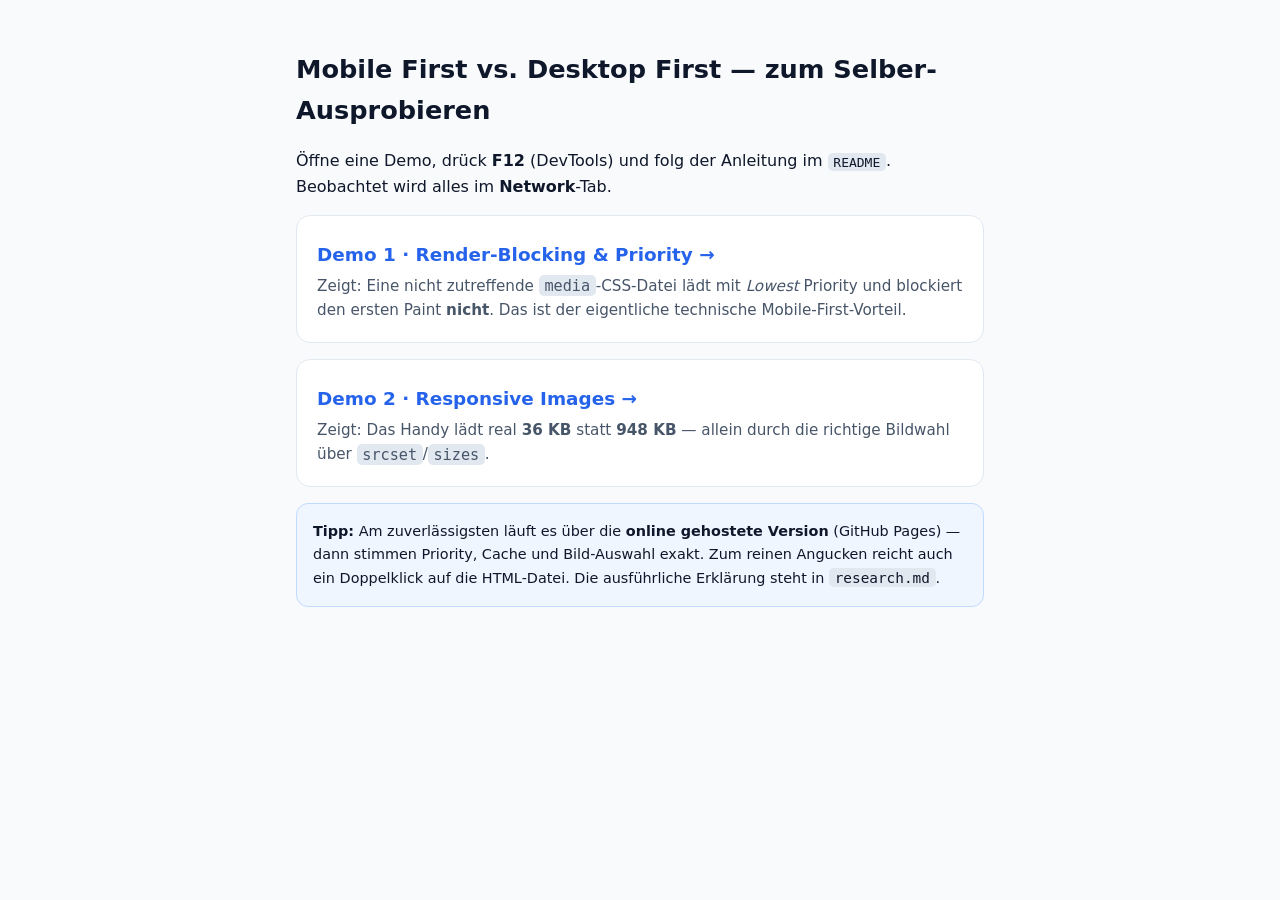
<file: index.html>
<!doctype html>
<html lang="de">
  <head>
    <meta charset="UTF-8" />
    <meta name="viewport" content="width=device-width, initial-scale=1.0" />
    <title>Mobile First vs. Desktop First</title>
    <style>
      :root {
        --accent: #2563eb;
      }
      * {
        box-sizing: border-box;
      }
      body {
        margin: 0;
        font-family: system-ui, sans-serif;
        background: #f8fafc;
        color: #0f172a;
        line-height: 1.6;
      }
      .wrap {
        max-width: 720px;
        margin: 0 auto;
        padding: 2rem 1rem;
      }
      h1 {
        font-size: 1.6rem;
      }
      a.card {
        display: block;
        text-decoration: none;
        color: inherit;
        background: #fff;
        border: 1px solid #e2e8f0;
        border-radius: 14px;
        padding: 1.25rem;
        margin: 1rem 0;
        transition:
          border-color 0.15s,
          transform 0.15s;
      }
      a.card:hover {
        border-color: var(--accent);
        transform: translateY(-2px);
      }
      a.card h2 {
        margin: 0.2rem 0;
        font-size: 1.15rem;
        color: var(--accent);
      }
      a.card p {
        margin: 0.3rem 0 0;
        color: #475569;
        font-size: 0.95rem;
      }
      .hint {
        background: #eff6ff;
        border: 1px solid #bfdbfe;
        border-radius: 12px;
        padding: 1rem;
        font-size: 0.9rem;
      }
      code {
        background: #e2e8f0;
        padding: 0.1rem 0.35rem;
        border-radius: 5px;
      }
    </style>
  </head>
  <body>
    <div class="wrap">
      <h1>Mobile First vs. Desktop First — zum Selber-Ausprobieren</h1>
      <p>
        Öffne eine Demo, drück <strong>F12</strong> (DevTools) und folg der
        Anleitung im <code>README</code>. Beobachtet wird alles im
        <strong>Network</strong>-Tab.
      </p>

      <a class="card" href="demo1-render-blocking/">
        <h2>Demo 1 · Render-Blocking &amp; Priority →</h2>
        <p>
          Zeigt: Eine nicht zutreffende <code>media</code>-CSS-Datei lädt mit
          <em>Lowest</em> Priority und blockiert den ersten Paint
          <strong>nicht</strong>. Das ist der eigentliche technische
          Mobile-First-Vorteil.
        </p>
      </a>

      <a class="card" href="demo2-responsive-images/">
        <h2>Demo 2 · Responsive Images →</h2>
        <p>
          Zeigt: Das Handy lädt real <strong>36 KB</strong> statt
          <strong>948 KB</strong> — allein durch die richtige Bildwahl über
          <code>srcset</code>/<code>sizes</code>.
        </p>
      </a>

      <div class="hint">
        <strong>Tipp:</strong> Am zuverlässigsten läuft es über die
        <strong>online gehostete Version</strong> (GitHub Pages) — dann stimmen
        Priority, Cache und Bild-Auswahl exakt. Zum reinen Angucken reicht auch
        ein Doppelklick auf die HTML-Datei. Die ausführliche Erklärung steht in
        <code>research.md</code>.
      </div>
    </div>
  </body>
</html>
</file>
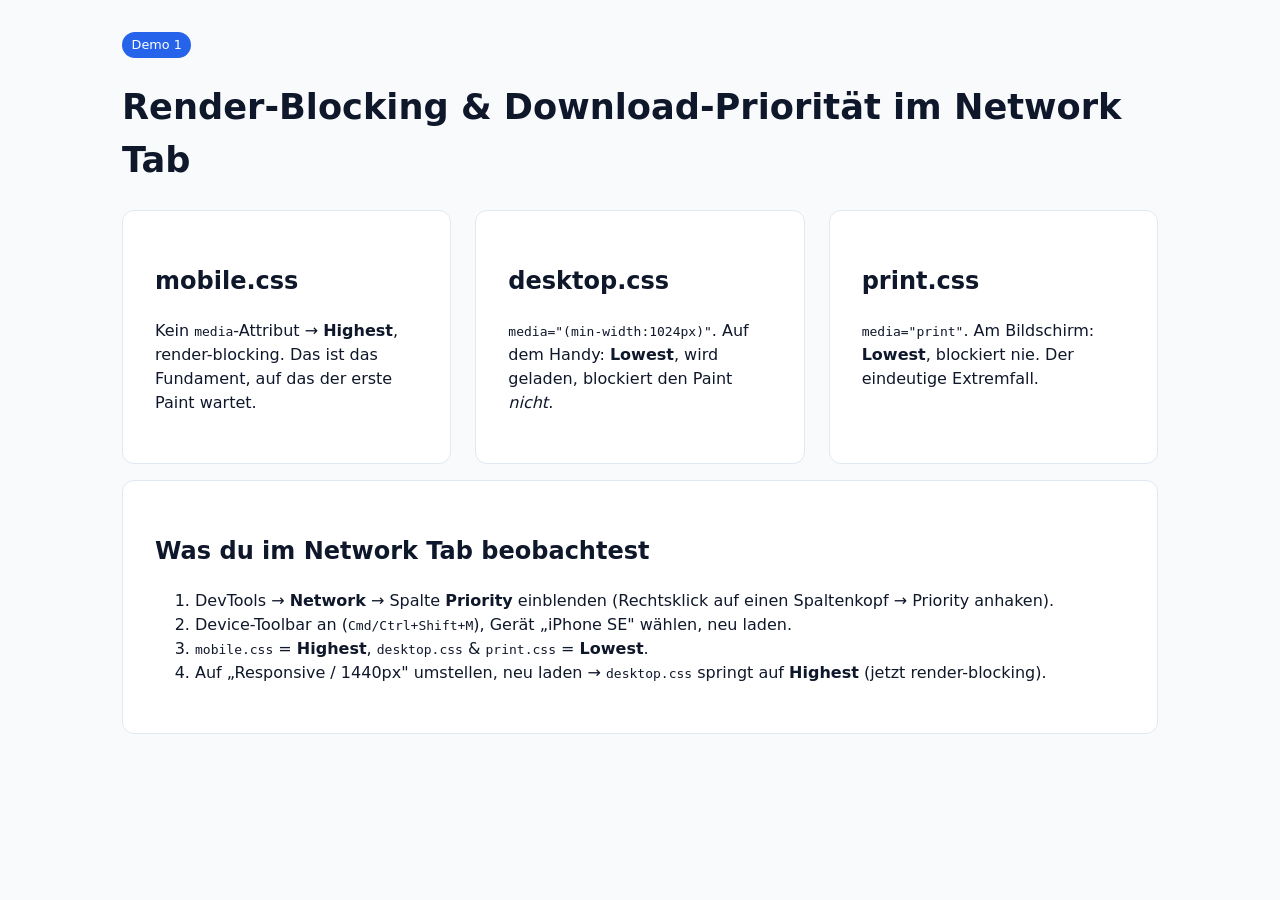
<file: demo1-render-blocking/index.html>
<!DOCTYPE html>
<html lang="de">
<head>
  <meta charset="UTF-8">
  <meta name="viewport" content="width=device-width, initial-scale=1.0">
  <title>Demo 1 – Render-Blocking &amp; Priority</title>

  <!-- 1) BASIS: kein media-Attribut  -> IMMER render-blocking (Priority: Highest) -->
  <link rel="stylesheet" href="mobile.css">

  <!-- 2) DESKTOP: matcht auf dem Handy NICHT
          -> wird geladen, aber Priority: Lowest, NICHT render-blocking -->
  <link rel="stylesheet" href="desktop.css" media="(min-width: 1024px)">

  <!-- 3) PRINT: matcht am Bildschirm NIE
          -> Priority: Lowest, blockiert den Paint nie (Extrembeispiel) -->
  <link rel="stylesheet" href="print.css" media="print">
</head>
<body>
  <div class="wrap">
    <span class="badge">Demo 1</span>
    <h1>Render-Blocking &amp; Download-Priorität im Network Tab</h1>

    <div class="grid">
      <div class="card">
        <h2>mobile.css</h2>
        <p>Kein <code>media</code>-Attribut → <strong>Highest</strong>, render-blocking.
        Das ist das Fundament, auf das der erste Paint wartet.</p>
      </div>
      <div class="card">
        <h2>desktop.css</h2>
        <p><code>media="(min-width:1024px)"</code>. Auf dem Handy: <strong>Lowest</strong>,
        wird geladen, blockiert den Paint <em>nicht</em>.</p>
      </div>
      <div class="card">
        <h2>print.css</h2>
        <p><code>media="print"</code>. Am Bildschirm: <strong>Lowest</strong>,
        blockiert nie. Der eindeutige Extremfall.</p>
      </div>
    </div>

    <div class="card">
      <h2>Was du im Network Tab beobachtest</h2>
      <ol>
        <li>DevTools → <strong>Network</strong> → Spalte <strong>Priority</strong> einblenden
            (Rechtsklick auf einen Spaltenkopf → Priority anhaken).</li>
        <li>Device-Toolbar an (<code>Cmd/Ctrl+Shift+M</code>), Gerät „iPhone SE" wählen, neu laden.</li>
        <li><code>mobile.css</code> = <strong>Highest</strong>,
            <code>desktop.css</code> &amp; <code>print.css</code> = <strong>Lowest</strong>.</li>
        <li>Auf „Responsive / 1440px" umstellen, neu laden →
            <code>desktop.css</code> springt auf <strong>Highest</strong> (jetzt render-blocking).</li>
      </ol>
    </div>
  </div>
</body>
</html>
</file>
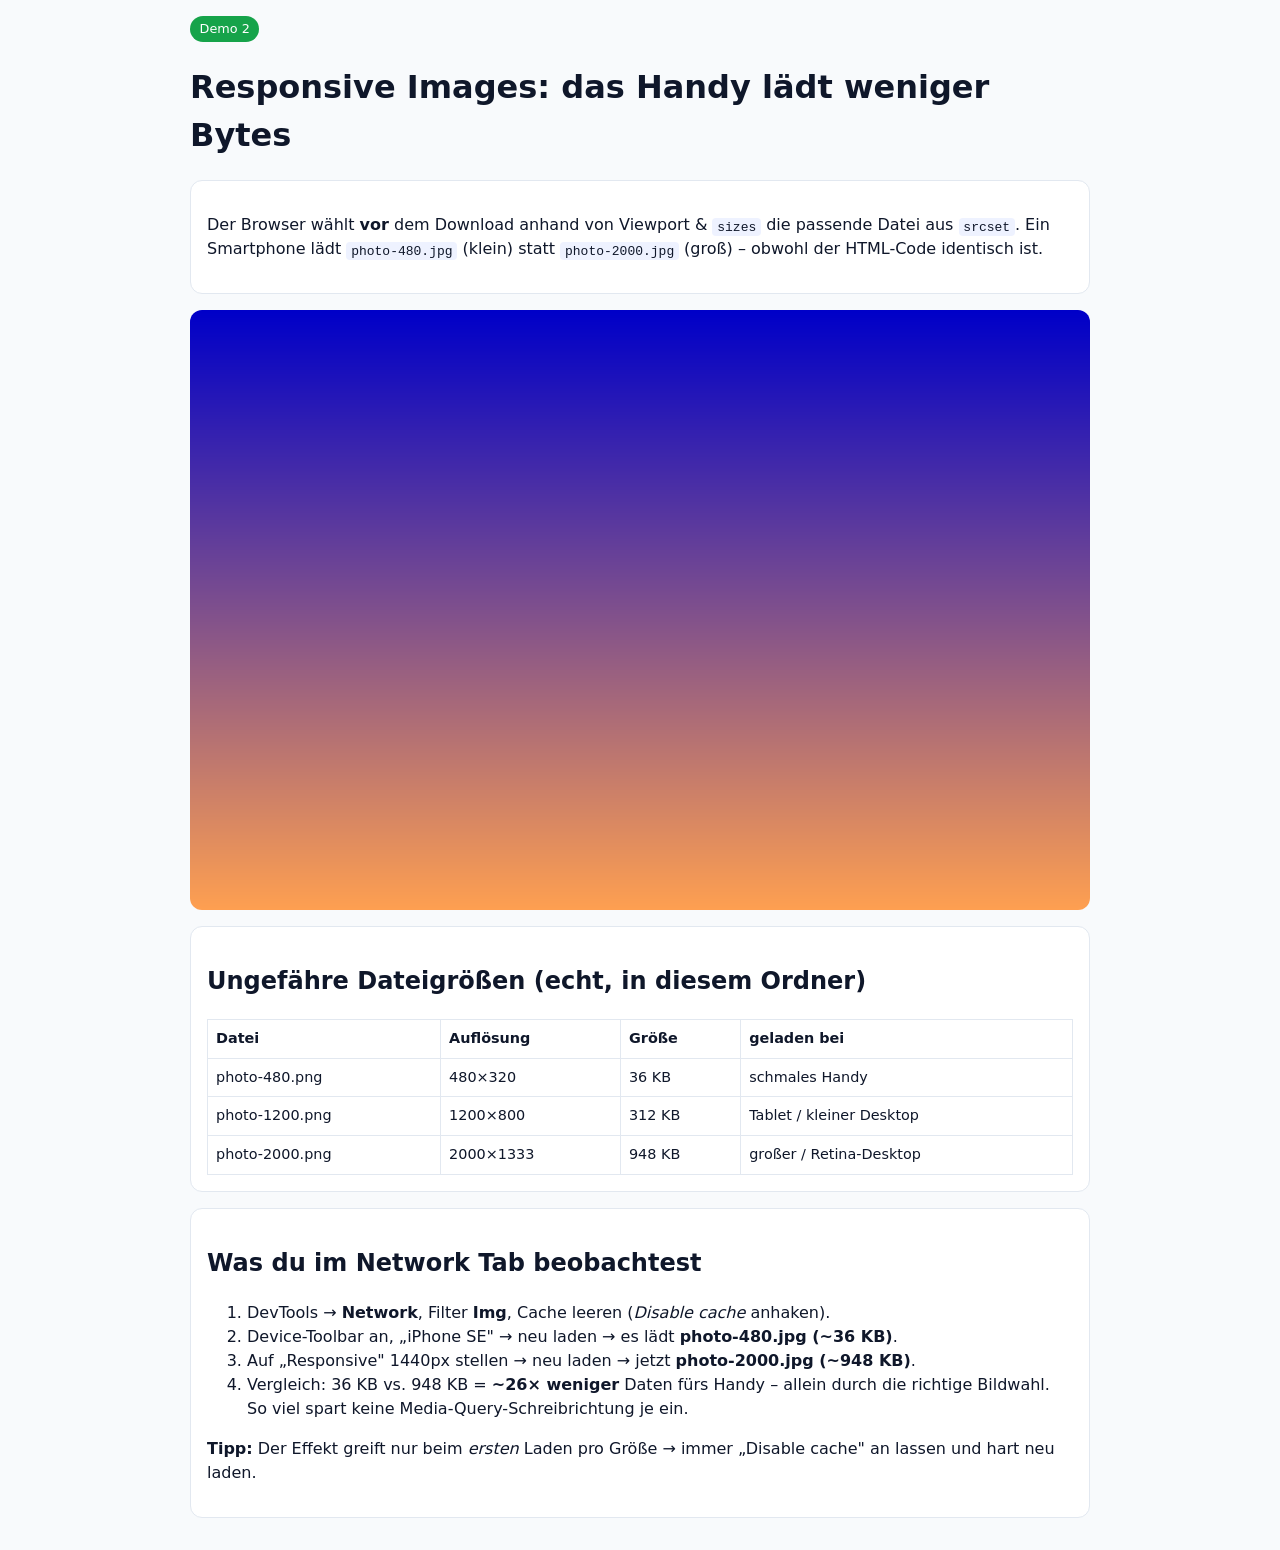
<file: demo2-responsive-images/index.html>
<!DOCTYPE html>
<html lang="de">
<head>
  <meta charset="UTF-8">
  <meta name="viewport" content="width=device-width, initial-scale=1.0">
  <title>Demo 2 – Responsive Images im Network Tab</title>
  <style>
    body { font-family: system-ui, sans-serif; margin: 0; background: #f8fafc; color: #0f172a; line-height: 1.5; }
    .wrap { max-width: 900px; margin: 0 auto; padding: 1rem; }
    .badge { display:inline-block; padding:.2rem .6rem; border-radius:999px; background:#16a34a; color:#fff; font-size:.8rem; }
    figure { margin: 1rem 0; }
    img { width: 100%; height: auto; border-radius: 12px; display: block; }
    .card { background:#fff; border:1px solid #e2e8f0; border-radius:12px; padding:1rem; margin:1rem 0; }
    code { background:#eef2ff; padding:.1rem .3rem; border-radius:4px; }
    table { border-collapse: collapse; width: 100%; }
    td, th { border:1px solid #e2e8f0; padding:.5rem; text-align:left; font-size:.9rem; }
  </style>
</head>
<body>
  <div class="wrap">
    <span class="badge">Demo 2</span>
    <h1>Responsive Images: das Handy lädt weniger Bytes</h1>

    <div class="card">
      <p>Der Browser wählt <strong>vor</strong> dem Download anhand von Viewport &amp;
      <code>sizes</code> die passende Datei aus <code>srcset</code>. Ein Smartphone lädt
      <code>photo-480.jpg</code> (klein) statt <code>photo-2000.jpg</code> (groß) –
      obwohl der HTML-Code identisch ist.</p>
    </div>

    <!-- Der Kern: EIN img, drei Quellen. Der Browser entscheidet. -->
    <figure>
      <img
        srcset="img/photo-480.png 480w,
                img/photo-1200.png 1200w,
                img/photo-2000.png 2000w"
        sizes="(min-width: 1024px) 1000px,
               (min-width: 640px) 90vw,
               100vw"
        src="img/photo-1200.png"
        alt="Demo-Foto mit Farbverlauf">
    </figure>

    <div class="card">
      <h2>Ungefähre Dateigrößen (echt, in diesem Ordner)</h2>
      <table>
        <tr><th>Datei</th><th>Auflösung</th><th>Größe</th><th>geladen bei</th></tr>
        <tr><td>photo-480.png</td><td>480×320</td><td>36 KB</td><td>schmales Handy</td></tr>
        <tr><td>photo-1200.png</td><td>1200×800</td><td>312 KB</td><td>Tablet / kleiner Desktop</td></tr>
        <tr><td>photo-2000.png</td><td>2000×1333</td><td>948 KB</td><td>großer / Retina-Desktop</td></tr>
      </table>
    </div>

    <div class="card">
      <h2>Was du im Network Tab beobachtest</h2>
      <ol>
        <li>DevTools → <strong>Network</strong>, Filter <strong>Img</strong>, Cache leeren
            (<em>Disable cache</em> anhaken).</li>
        <li>Device-Toolbar an, „iPhone SE" → neu laden → es lädt <strong>photo-480.jpg (~36 KB)</strong>.</li>
        <li>Auf „Responsive" 1440px stellen → neu laden → jetzt <strong>photo-2000.jpg (~948 KB)</strong>.</li>
        <li>Vergleich: 36 KB vs. 948 KB = <strong>~26× weniger</strong> Daten fürs Handy –
            allein durch die richtige Bildwahl. So viel spart keine Media-Query-Schreibrichtung je ein.</li>
      </ol>
      <p><strong>Tipp:</strong> Der Effekt greift nur beim <em>ersten</em> Laden pro Größe →
      immer „Disable cache" an lassen und hart neu laden.</p>
    </div>
  </div>
</body>
</html>
</file>
<file: demo1-render-blocking/mobile.css>
/* ============================================================
   mobile.css  —  BASIS / MOBILE FIRST
   Kein media-Attribut am <link> -> IMMER render-blocking.
   Das ist das "Fundament", das JEDES Geraet zum ersten Paint braucht.
   Bewusst klein gehalten.
   ============================================================ */

:root {
  --accent: #2563eb;
  --bg: #f8fafc;
  --fg: #0f172a;
}

* { box-sizing: border-box; }

body {
  margin: 0;
  font-family: system-ui, sans-serif;
  background: var(--bg);
  color: var(--fg);
  line-height: 1.5;
}

.wrap { padding: 1rem; }

h1 { font-size: 1.4rem; }

.card {
  background: #fff;
  border: 1px solid #e2e8f0;
  border-radius: 12px;
  padding: 1rem;
  margin-bottom: 1rem;
}

.badge {
  display: inline-block;
  padding: .2rem .6rem;
  border-radius: 999px;
  background: var(--accent);
  color: #fff;
  font-size: .8rem;
}

/* Einspaltiges Basis-Layout (Mobile) */
.grid { display: block; }
</file>
<file: demo1-render-blocking/desktop.css>
/* ============================================================
   desktop.css  —  NUR fuer grosse Screens
   Wird im <link> mit  media="(min-width: 1024px)"  eingebunden.

   -> Auf dem Handy (Viewport < 1024px) matcht die Query NICHT.
   -> Der Browser LAEDT diese Datei trotzdem, aber:
        * mit NIEDRIGSTER Prioritaet ("Lowest" im Network Tab)
        * sie blockiert den ersten Paint NICHT.
   Das ist der eigentliche technische Mobile-First-Vorteil.

   Diese Datei ist absichtlich mit Kommentaren aufgeblaeht,
   damit man ihre Groesse im Network Tab gut sieht und erkennt:
   "grosse Datei, wird geladen, blockiert aber nicht".
   ============================================================ */

.wrap { max-width: 1100px; margin: 0 auto; padding: 2rem; }

h1 { font-size: 2.2rem; }

/* Mehrspaltiges Grid erst ab Desktop */
.grid {
  display: grid;
  grid-template-columns: repeat(3, 1fr);
  gap: 1.5rem;
}

.card { padding: 2rem; }

.card:hover {
  /* Hover-States: auf Touch-Geraeten ohnehin nutzlos -> gehoert nach Desktop */
  transform: translateY(-4px);
  box-shadow: 0 12px 30px rgba(0,0,0,.12);
  transition: transform .2s ease, box-shadow .2s ease;
}

/* ---- Fuellmasse, damit die Datei sichtbar "schwer" wird -------------------
   (In der Realitaet waeren das echte Desktop-Feinheiten: aufwendige
    Navigations-Layouts, Mega-Menues, Tabellen, Spalten-Raster usw.)
   -------------------------------------------------------------------------- */
.u-1 { color: #111; } .u-2 { color: #222; } .u-3 { color: #333; }
.u-4 { color: #444; } .u-5 { color: #555; } .u-6 { color: #666; }
.u-7 { color: #777; } .u-8 { color: #888; } .u-9 { color: #999; }
.u-10 { color: #aaa; } .u-11 { color: #bbb; } .u-12 { color: #ccc; }
.u-13 { color: #ddd; } .u-14 { color: #eee; } .u-15 { color: #f0f0f0; }
.pad-1 { padding: 1px; } .pad-2 { padding: 2px; } .pad-3 { padding: 3px; }
.pad-4 { padding: 4px; } .pad-5 { padding: 5px; } .pad-6 { padding: 6px; }
.pad-7 { padding: 7px; } .pad-8 { padding: 8px; } .pad-9 { padding: 9px; }
.mt-1 { margin-top: 1px; } .mt-2 { margin-top: 2px; } .mt-3 { margin-top: 3px; }
.mt-4 { margin-top: 4px; } .mt-5 { margin-top: 5px; } .mt-6 { margin-top: 6px; }
.gap-1 { gap: 1px; } .gap-2 { gap: 2px; } .gap-3 { gap: 3px; }
.gap-4 { gap: 4px; } .gap-5 { gap: 5px; } .gap-6 { gap: 6px; }
/* (viele weitere Utility-Klassen wuerden hier folgen ...) */
</file>
<file: demo1-render-blocking/print.css>
/* ============================================================
   print.css  —  media="print"
   Der EXTREMFALL zum Zeigen: matcht am Bildschirm NIE.
   -> Laedt mit "Lowest" Prioritaet, blockiert den Paint NIE.
   Perfektes, eindeutiges Beispiel im Network Tab.
   ============================================================ */
@page { margin: 2cm; }
body { background: #fff; color: #000; }
.badge, .card:hover { all: unset; }
nav, .no-print { display: none; }
</file>
